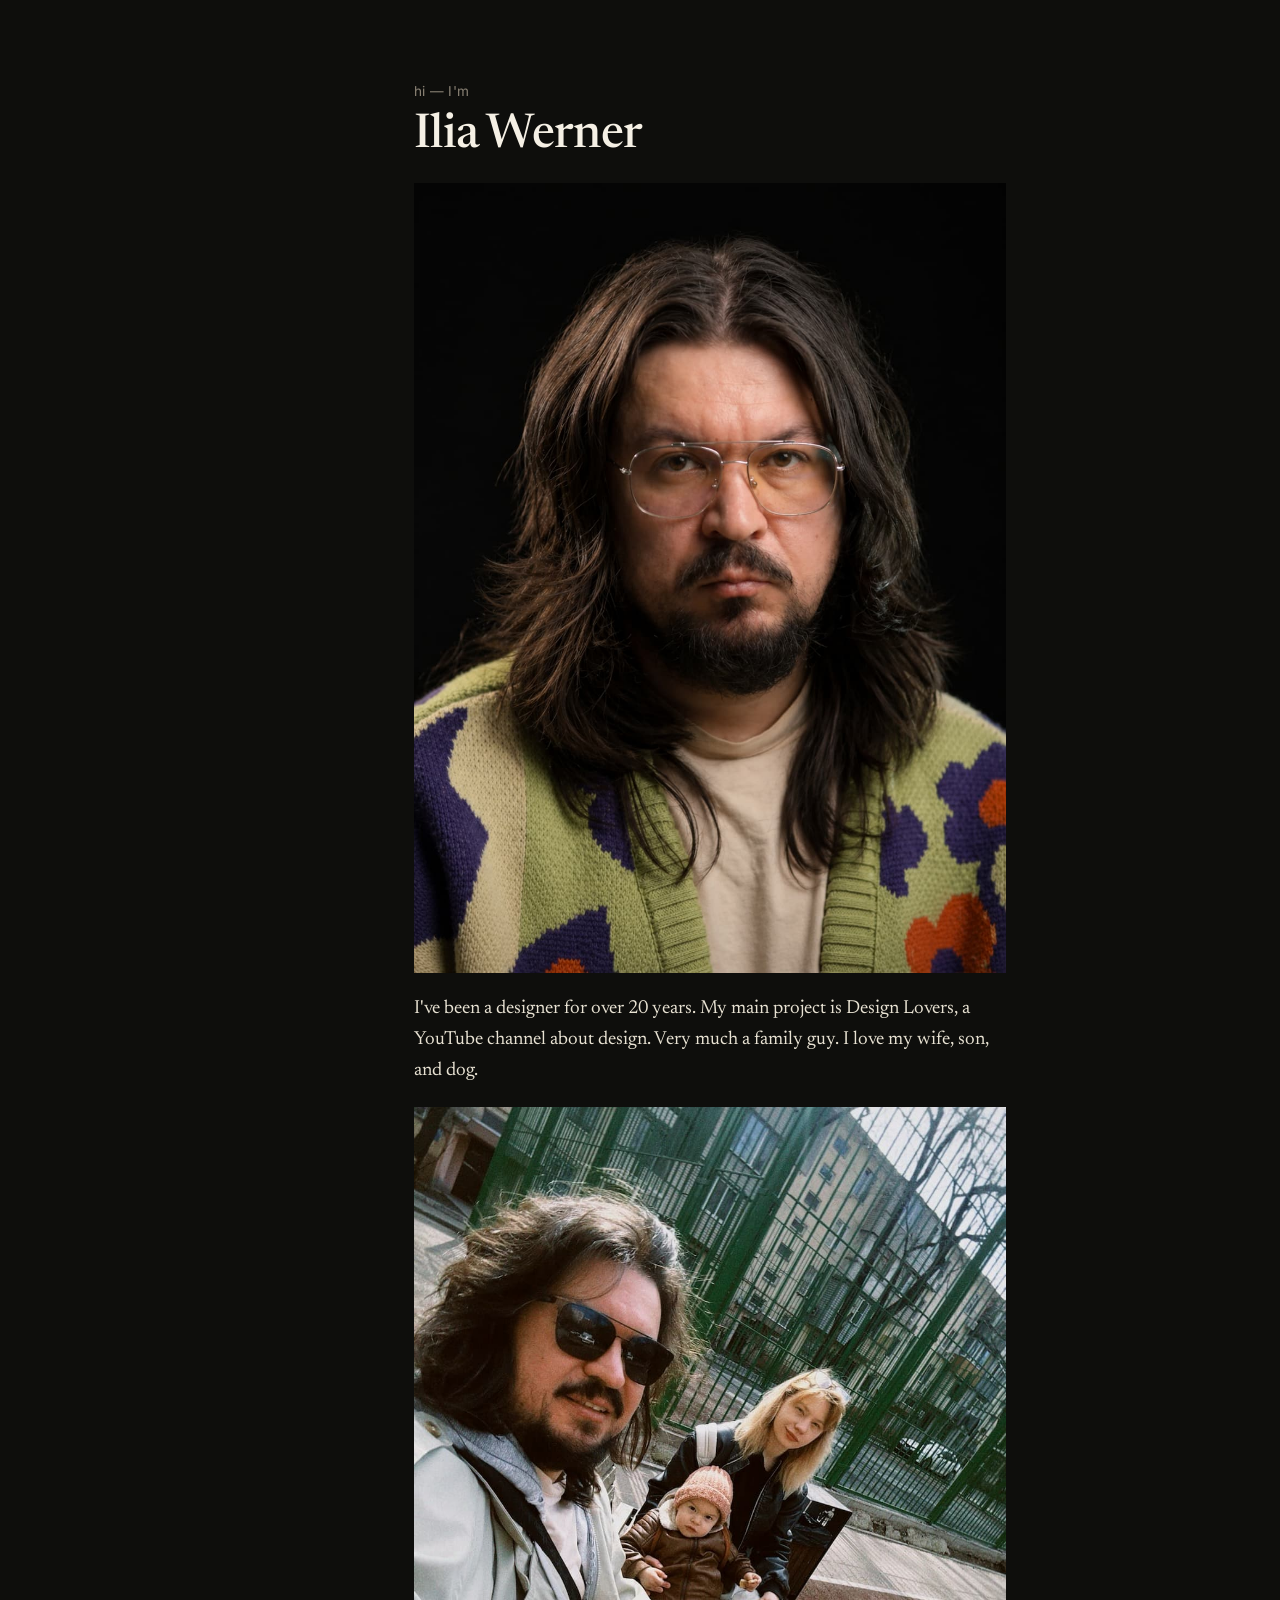
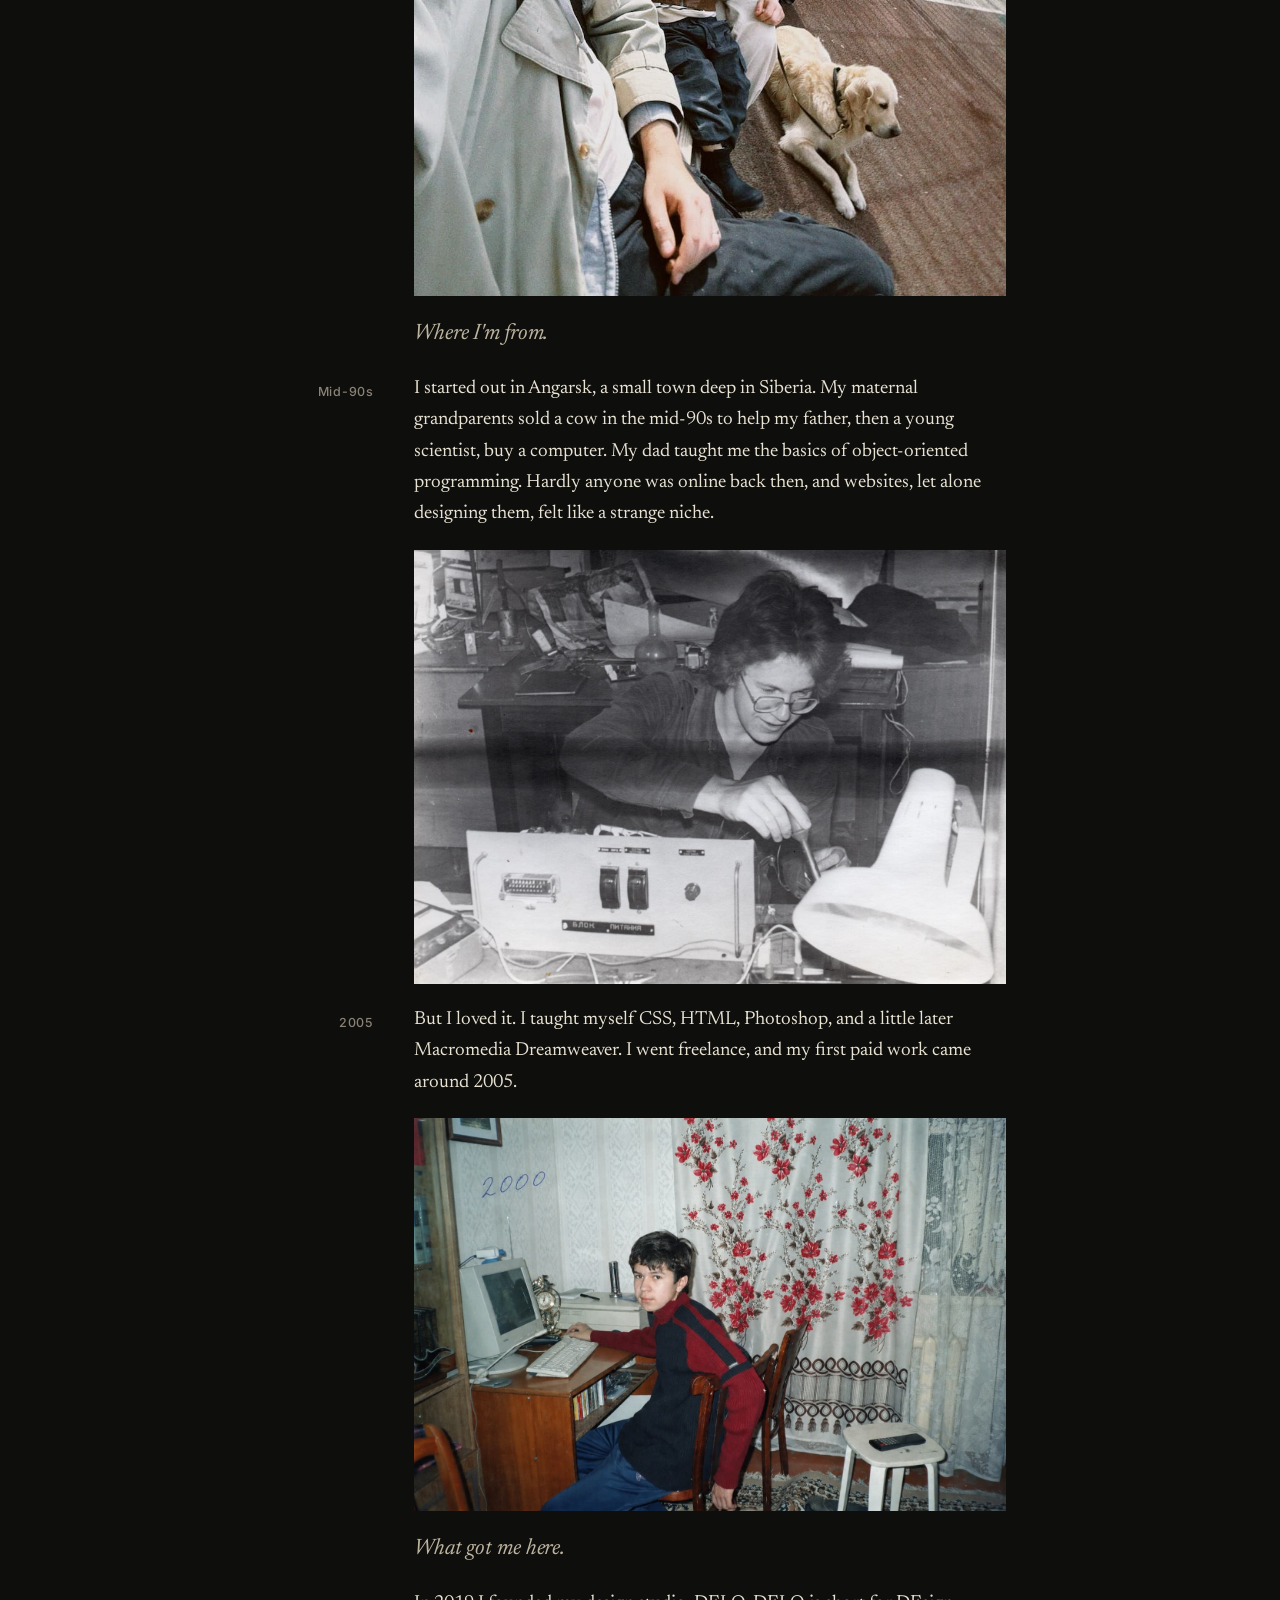
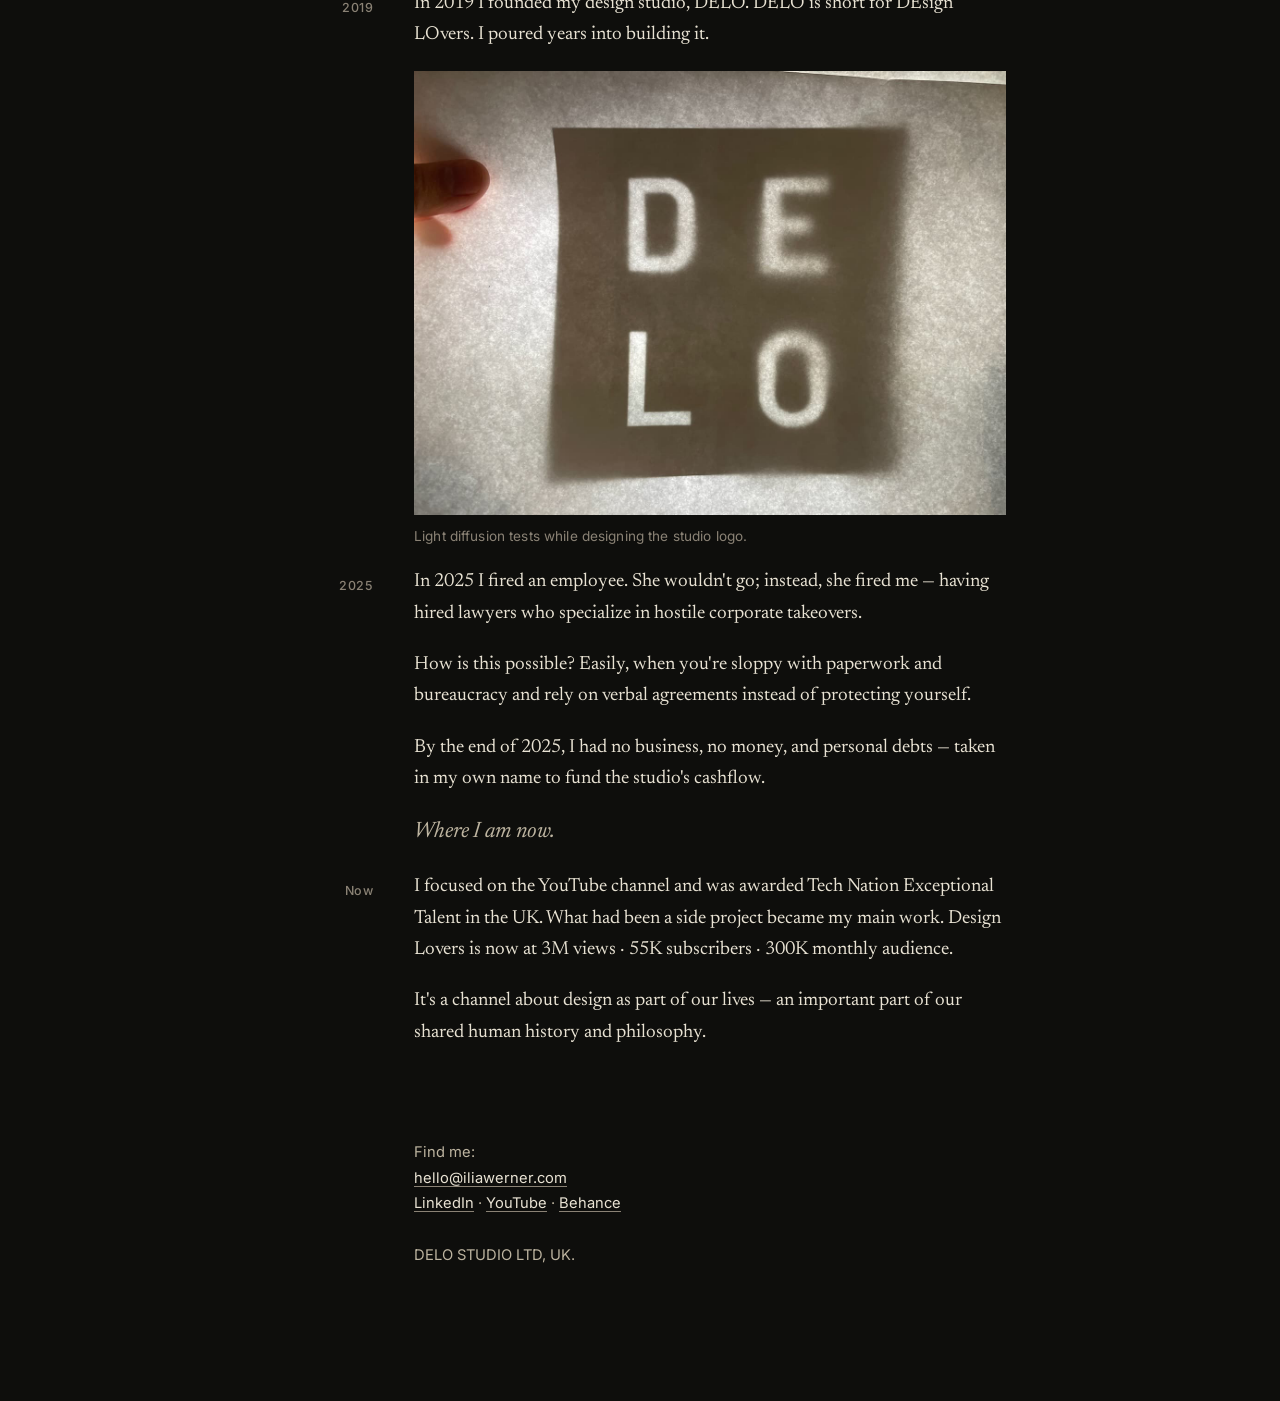
<file: index.html>
<!DOCTYPE html>
<html lang="en">
<head>
  <meta charset="UTF-8">
  <meta name="viewport" content="width=device-width, initial-scale=1.0">
  <title>Ilia Werner</title>
  <meta name="description" content="Ilia Werner — designer, creator of Design Lovers, a YouTube channel about design.">
  <meta name="theme-color" content="#0E0E0C">

  <link rel="icon" type="image/svg+xml" href="/favicon.svg">

  <!-- Google tag (gtag.js) -->
  <script async src="https://www.googletagmanager.com/gtag/js?id=G-JKMJ7J2DSZ"></script>
  <script>
    window.dataLayer = window.dataLayer || [];
    function gtag(){dataLayer.push(arguments);}
    gtag('js', new Date());
    gtag('config', 'G-JKMJ7J2DSZ');
  </script>

  <link rel="preconnect" href="https://fonts.googleapis.com">
  <link rel="preconnect" href="https://fonts.gstatic.com" crossorigin>
  <link href="https://fonts.googleapis.com/css2?family=Inter:wght@400;500&family=Newsreader:ital,opsz,wght@0,6..72,400;0,6..72,500;1,6..72,400&display=swap" rel="stylesheet">

  <style>
    :root {
      --bg: #0E0E0C;
      --text: #E8E2D3;
      --text-bright: #F5F0E5;
      --text-soft: #BDB4A0;
      --text-muted: #8A8275;
    }

    * { box-sizing: border-box; }

    html, body {
      margin: 0;
      padding: 0;
    }

    body {
      background: var(--bg);
      color: var(--text);
      font-family: 'Newsreader', Georgia, serif;
      font-size: 19px;
      line-height: 1.65;
      font-weight: 400;
      -webkit-font-smoothing: antialiased;
      -moz-osx-font-smoothing: grayscale;
    }

    .page {
      display: grid;
      grid-template-columns: 100px 1fr;
      column-gap: 2.5rem;
      max-width: 780px;
      margin: 5rem auto 7rem;
      padding: 0 1.5rem;
    }

    .page > * {
      grid-column: 2;
      margin: 0 0 1.25rem;
    }

    .pretitle {
      font-family: 'Inter', sans-serif;
      font-size: 0.85rem;
      color: var(--text-muted);
      margin: 0 0 0.5rem;
      letter-spacing: 0.02em;
      font-weight: 400;
    }

    h1 {
      font-family: 'Newsreader', serif;
      font-weight: 500;
      font-size: 3rem;
      color: var(--text-bright);
      margin: 0 0 1.5rem;
      letter-spacing: -0.015em;
      line-height: 1.1;
    }

    h2 {
      font-family: 'Newsreader', serif;
      font-style: italic;
      font-weight: 400;
      font-size: 1.4rem;
      color: var(--text-soft);
      margin: 3.25rem 0 1rem;
      letter-spacing: -0.005em;
    }

    p {
      margin: 0 0 1.25rem;
    }

    figure {
      margin: 2rem 0;
    }

    figure img {
      display: block;
      width: 100%;
      height: auto;
    }

    figcaption {
      font-family: 'Inter', sans-serif;
      font-size: 0.85rem;
      color: var(--text-muted);
      margin-top: 0.7rem;
      letter-spacing: 0.01em;
      line-height: 1.5;
    }

    .year {
      grid-column: 1;
      text-align: right;
      font-family: 'Inter', sans-serif;
      font-size: 0.78rem;
      color: var(--text-muted);
      padding-top: 0.6rem;
      letter-spacing: 0.06em;
      font-weight: 500;
      margin: 0 0 1.25rem;
    }

    a {
      color: var(--text);
      text-decoration: underline;
      text-decoration-color: var(--text-muted);
      text-underline-offset: 3px;
      transition: text-decoration-color 0.2s ease;
    }

    a:hover {
      text-decoration-color: var(--text);
    }

    .signature {
      margin-top: 4.5rem;
      font-family: 'Inter', sans-serif;
      font-size: 0.92rem;
      color: var(--text-soft);
      line-height: 1.75;
    }

    .signature a {
      color: var(--text);
    }

    @media (max-width: 720px) {
      .page {
        grid-template-columns: 1fr;
        column-gap: 0;
        margin: 3rem auto 4.5rem;
        max-width: 600px;
      }

      .page > .year {
        grid-column: 1;
        text-align: left;
        margin: 1.75rem 0 0.5rem;
        padding-top: 0;
      }

      h1 {
        font-size: 2.4rem;
      }

      h2 {
        font-size: 1.25rem;
        margin: 2.5rem 0 0.85rem;
      }

      body {
        font-size: 18px;
      }
    }
  </style>
</head>
<body>

  <article class="page">

    <p class="pretitle">hi — I'm</p>
    <h1>Ilia Werner</h1>

    <figure>
      <img src="/public/img/ilia-closeup.jpg" alt="Portrait of Ilia Werner">
    </figure>

    <p>I've been a designer for over 20 years. My main project is Design Lovers, a YouTube channel about design. Very much a family guy. I love my wife, son, and dog.</p>

    <figure>
      <img src="/public/img/family.jpg" alt="With my wife, son, and dog">
    </figure>

    <h2>Where I'm from.</h2>

    <span class="year">Mid-90s</span>
    <p>I started out in Angarsk, a small town deep in Siberia. My maternal grandparents sold a cow in the mid-90s to help my father, then a young scientist, buy a computer. My dad taught me the basics of object-oriented programming. Hardly anyone was online back then, and websites, let alone designing them, felt like a strange niche.</p>

    <figure>
      <img src="/public/img/boris.jpg" alt="My father in his lab">
    </figure>

    <span class="year">2005</span>
    <p>But I loved it. I taught myself CSS, HTML, Photoshop, and a little later Macromedia Dreamweaver. I went freelance, and my first paid work came around 2005.</p>

    <figure>
      <img src="/public/img/ilia-2000.jpg" alt="Me at the computer, 2000">
    </figure>

    <h2>What got me here.</h2>

    <span class="year">2019</span>
    <p>In 2019 I founded my design studio, DELO. DELO is short for DEsign LOvers. I poured years into building it.</p>

    <figure>
      <img src="/public/img/physic-logo.jpg" alt="Light diffusion experiments while designing the DELO logo">
      <figcaption>Light diffusion tests while designing the studio logo.</figcaption>
    </figure>

    <span class="year">2025</span>
    <p>In 2025 I fired an employee. She wouldn't go; instead, she fired me — having hired lawyers who specialize in hostile corporate takeovers.</p>

    <p>How is this possible? Easily, when you're sloppy with paperwork and bureaucracy and rely on verbal agreements instead of protecting yourself.</p>

    <p>By the end of 2025, I had no business, no money, and personal debts — taken in my own name to fund the studio's cashflow.</p>

    <h2>Where I am now.</h2>

    <span class="year">Now</span>
    <p>I focused on the YouTube channel and was awarded Tech Nation Exceptional Talent in the UK. What had been a side project became my main work. Design Lovers is now at 3M views · 55K subscribers · 300K monthly audience.</p>

    <p>It's a channel about design as part of our lives — an important part of our shared human history and philosophy.</p>

    <p class="signature">
      Find me:<br>
      <a href="mailto:hello@iliawerner.com">hello@iliawerner.com</a><br>
      <a href="https://www.linkedin.com/in/ilia-werner/">LinkedIn</a> · <a href="https://www.youtube.com/@design_lovers">YouTube</a> · <a href="https://www.behance.net/ilia-kuznetsov">Behance</a>
      <br><br>
      DELO STUDIO LTD, UK.
    </p>

  </article>

</body>
</html>
</file>
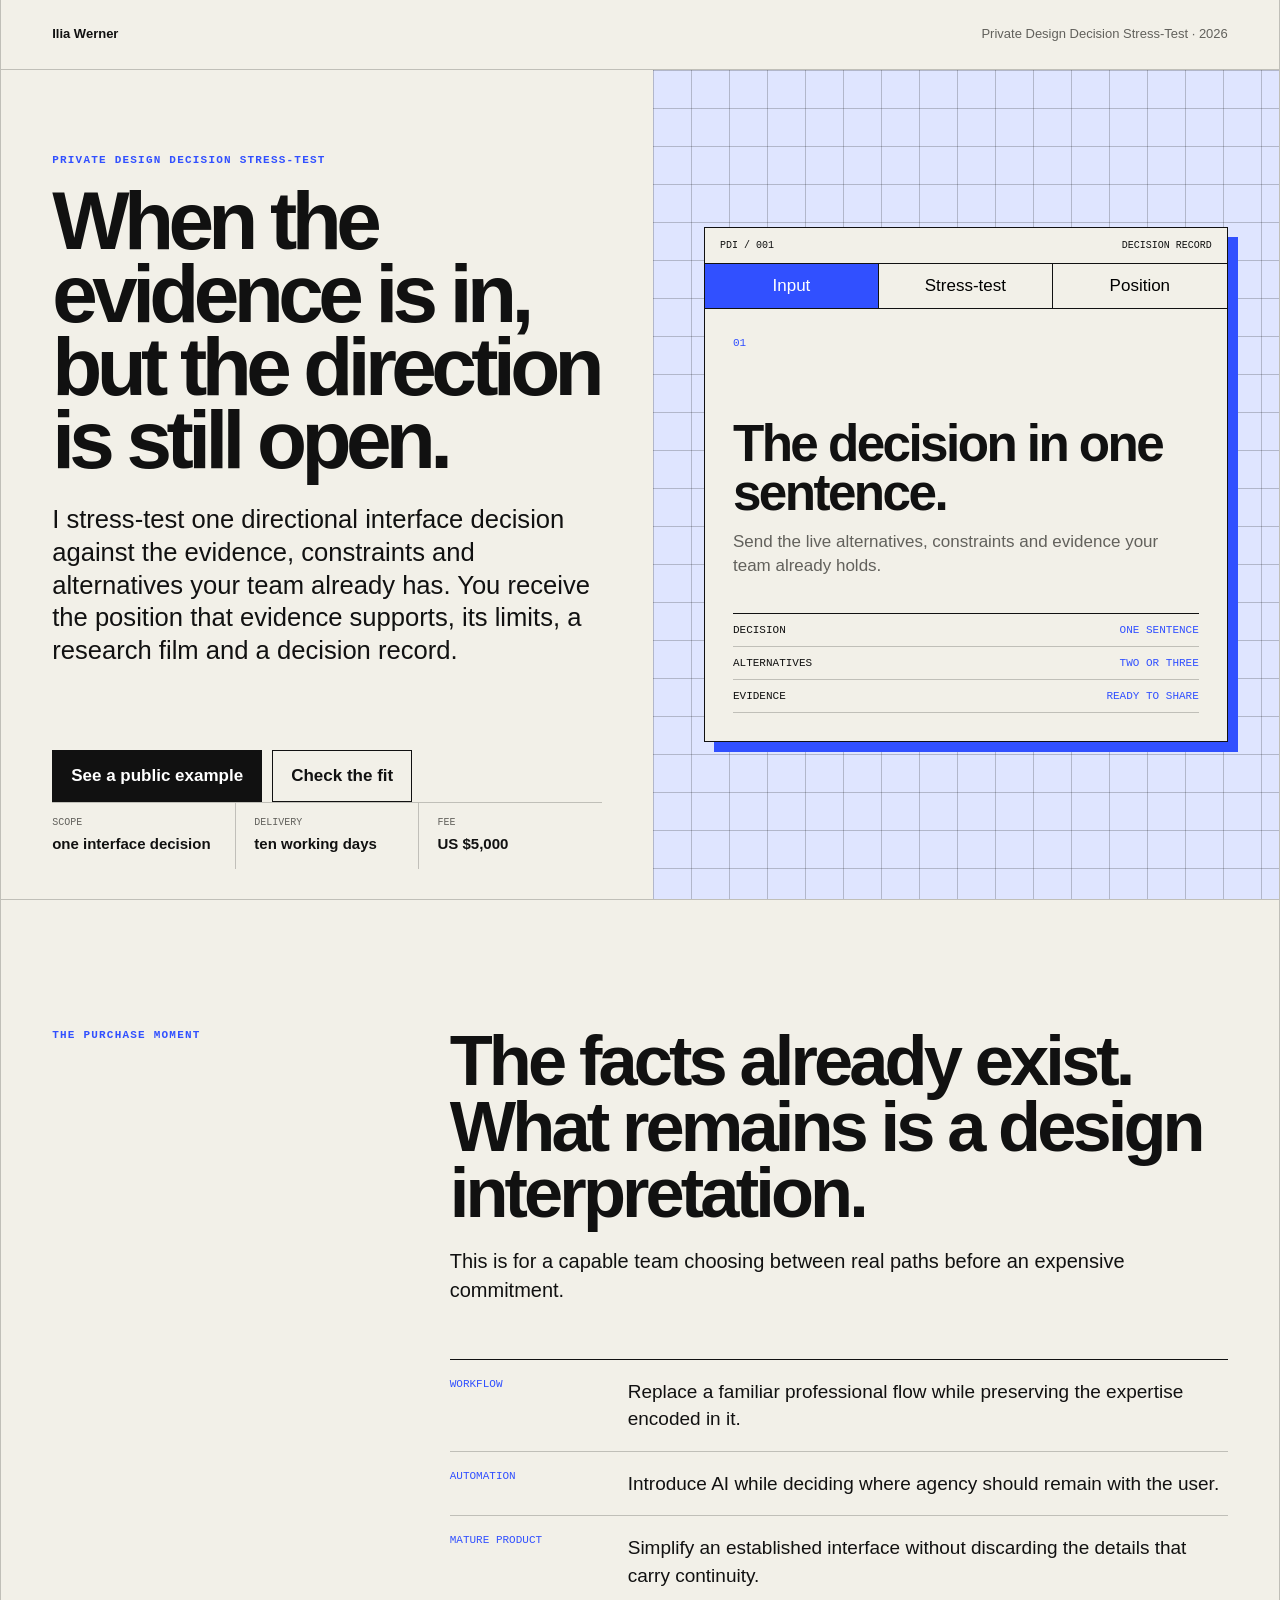
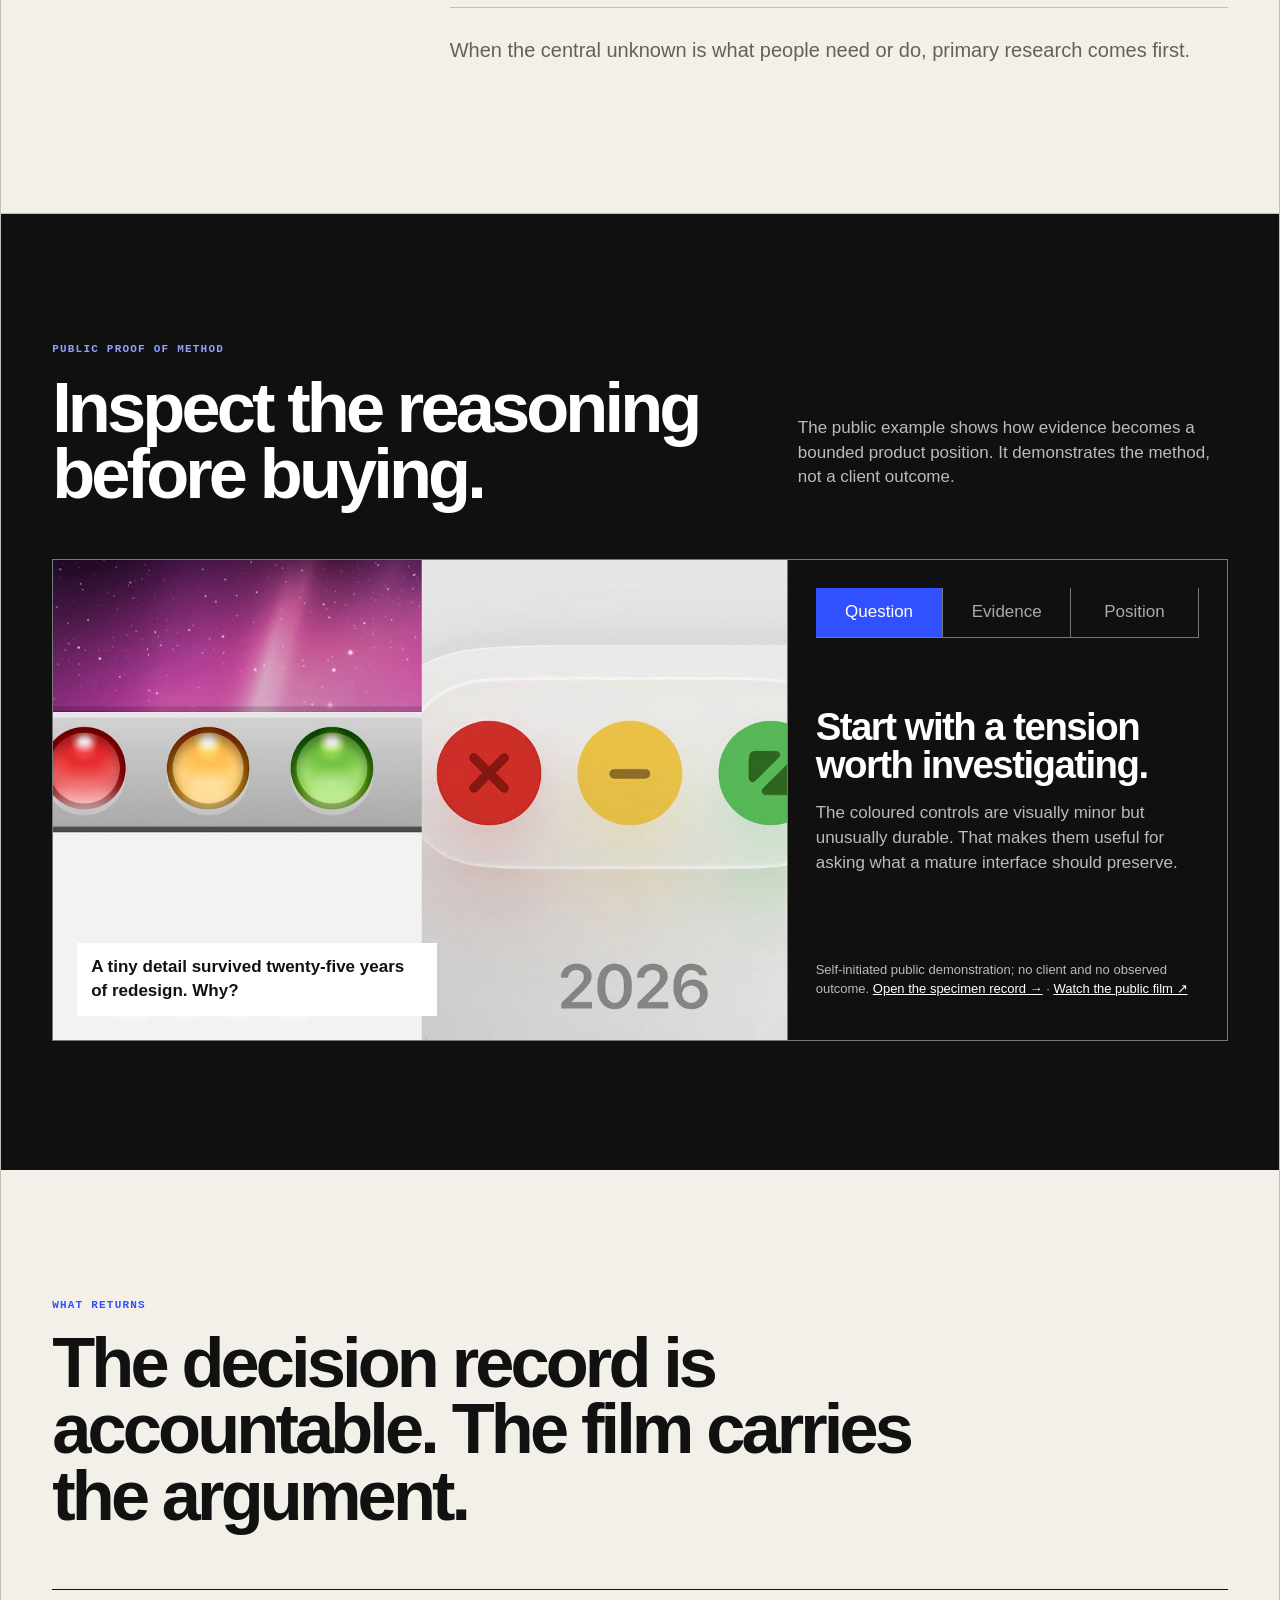
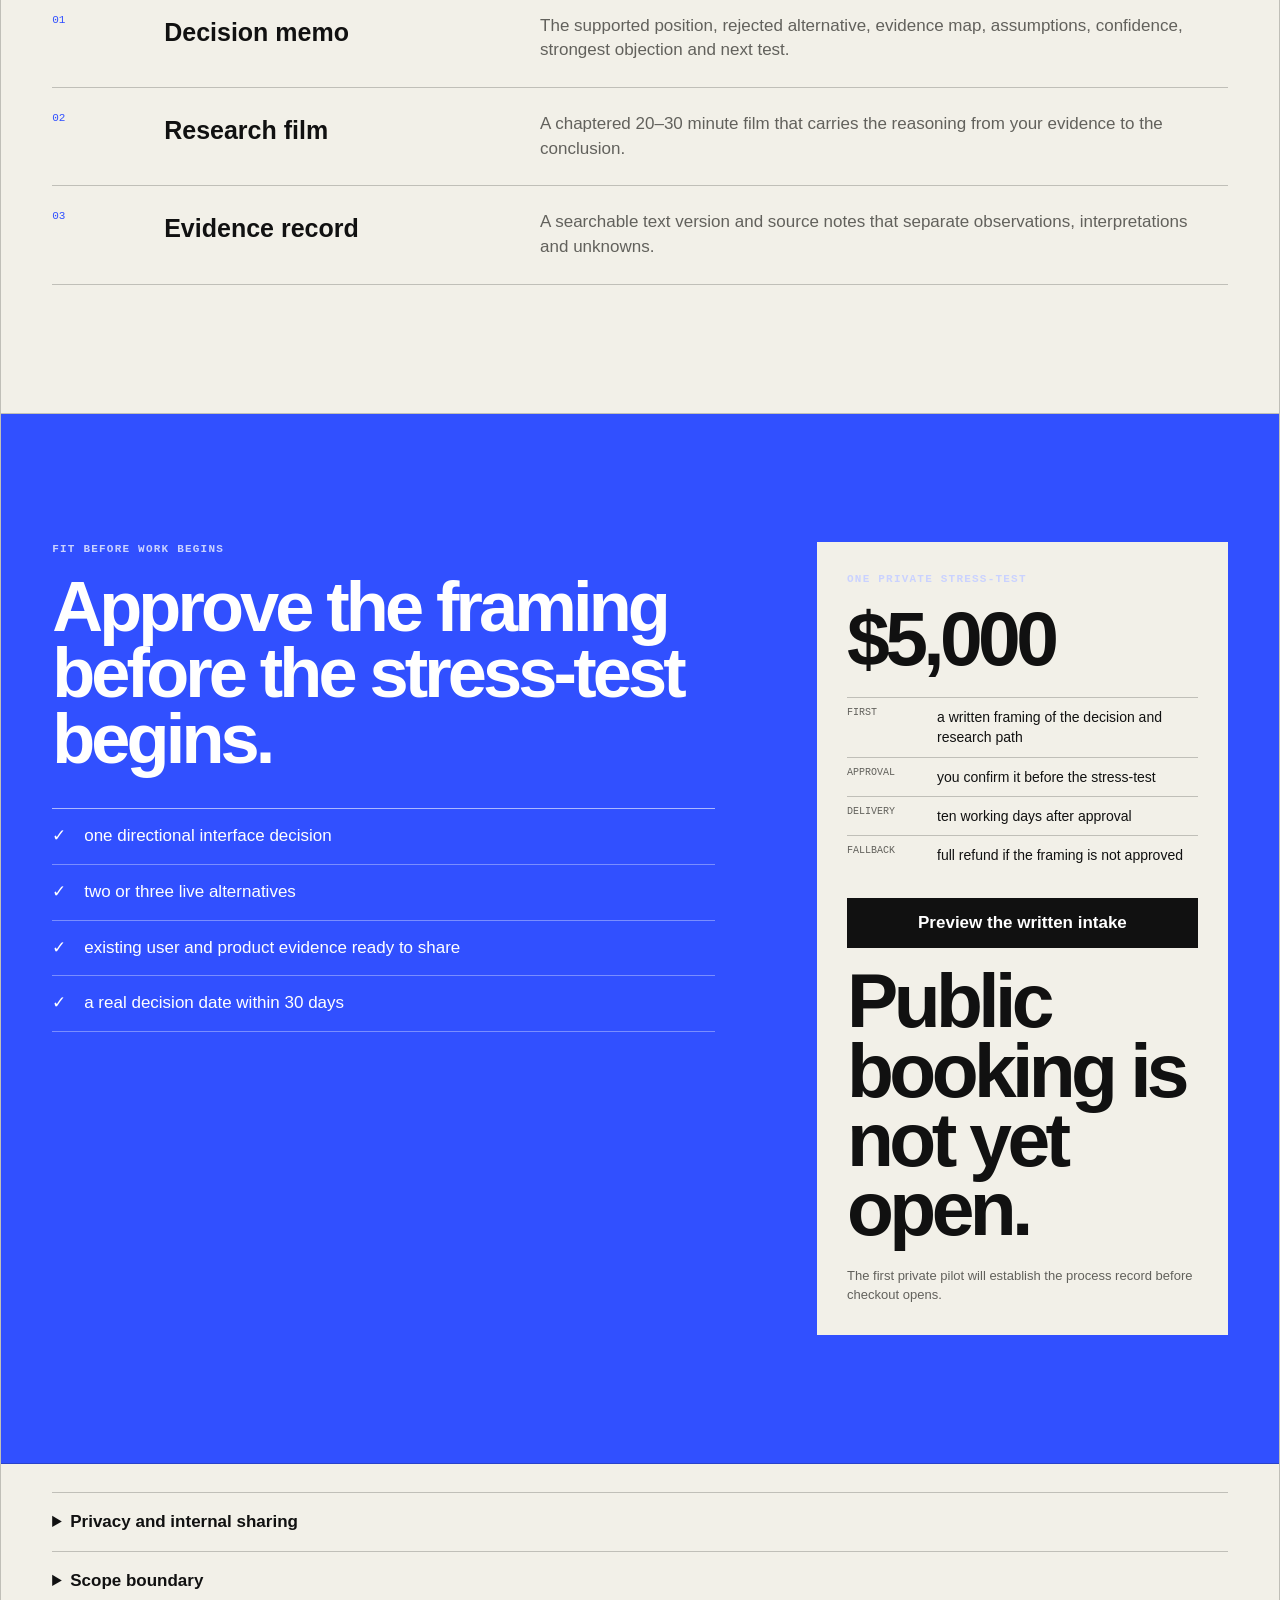
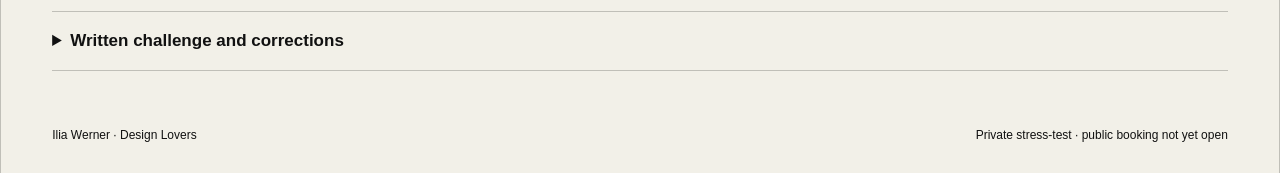
<file: public/review/index.html>
<!doctype html>
<html lang="en">
<head>
<meta charset="utf-8">
<meta name="viewport" content="width=device-width,initial-scale=1">
<meta name="color-scheme" content="light">
<title>Private Design Decision Stress-Test — Ilia Werner</title>
<meta name="description" content="A private, asynchronous stress-test of one directional interface decision, based on the evidence, constraints and alternatives your team already has.">
<meta name="author" content="Ilia Werner">
<meta name="theme-color" content="#f2f0e8">
<link rel="canonical" href="https://www.iliawerner.com/review/">
<link rel="icon" type="image/svg+xml" href="/favicon.svg">
<meta property="og:type" content="website">
<meta property="og:site_name" content="Ilia Werner">
<meta property="og:url" content="https://www.iliawerner.com/review/">
<meta property="og:title" content="Private Design Decision Stress-Test — Ilia Werner">
<meta property="og:description" content="Stress-test one directional interface decision before the expensive commitment.">
<meta property="og:image" content="https://www.iliawerner.com/review/apple-three-buttons-thumbnail.jpg">
<meta property="og:image:width" content="1280">
<meta property="og:image:height" content="720">
<meta property="og:image:alt" content="Mac window controls in 2001 and 2026.">
<meta property="og:locale" content="en_GB">
<meta name="twitter:card" content="summary_large_image">
<meta name="twitter:title" content="Private Design Decision Stress-Test — Ilia Werner">
<meta name="twitter:description" content="Stress-test one directional interface decision before the expensive commitment.">
<meta name="twitter:image" content="https://www.iliawerner.com/review/apple-three-buttons-thumbnail.jpg">
<script type="application/ld+json">
{
  "@context": "https://schema.org",
  "@type": "Service",
  "name": "Private Design Decision Stress-Test",
  "provider": {
    "@type": "Person",
    "name": "Ilia Werner",
    "url": "https://www.iliawerner.com/"
  },
  "url": "https://www.iliawerner.com/review/",
  "description": "A private, asynchronous stress-test of one directional interface decision based on evidence and alternatives already held by the team."
}
</script>
<script async src="https://www.googletagmanager.com/gtag/js?id=G-JKMJ7J2DSZ"></script>
<script>
window.dataLayer = window.dataLayer || [];
function gtag(){dataLayer.push(arguments);}
gtag('js', new Date());
gtag('config', 'G-JKMJ7J2DSZ');
</script>
<style>
:root{--paper:#f2f0e8;--ink:#111;--blue:#3150ff;--pale:#dfe5ff;--line:rgba(17,17,17,.22);--muted:#62615c;--g:clamp(20px,4vw,58px)}
*{box-sizing:border-box}html{scroll-behavior:smooth}body{margin:0;background:var(--paper);color:var(--ink);font:17px/1.45 Arial,Helvetica,sans-serif}button,a{font:inherit}a:focus-visible,button:focus-visible{outline:3px solid #ff5c35;outline-offset:4px}.skip-link{position:fixed;left:8px;top:8px;z-index:20;padding:10px 14px;color:#fff;background:var(--ink);transform:translateY(-160%)}.skip-link:focus{transform:none}.shell{margin:0 auto;max-width:1600px;border-inline:1px solid var(--line)}
.top{height:70px;padding:0 var(--g);display:flex;align-items:center;justify-content:space-between;border-bottom:1px solid var(--line);font-size:13px}.brand{font-weight:700}.status{color:var(--muted)}
.hero{display:grid;grid-template-columns:1.02fr .98fr;min-height:calc(100svh - 70px);border-bottom:1px solid var(--line)}.hero-copy{padding:clamp(54px,6.5vw,88px) var(--g) 30px;display:flex;flex-direction:column;justify-content:space-between;gap:46px}.kicker,.label{margin:0 0 18px;color:var(--blue);font:700 11px/1.3 ui-monospace,SFMono-Regular,Consolas,monospace;letter-spacing:.11em;text-transform:uppercase}h1{max-width:820px;margin:0;font-size:clamp(56px,6.4vw,96px);line-height:.89;letter-spacing:-.068em}h2{margin:0;font-size:clamp(42px,5.5vw,80px);line-height:.94;letter-spacing:-.055em}.intro{max-width:720px;margin:26px 0 0;font-size:clamp(20px,2vw,28px);line-height:1.28}.actions{display:flex;gap:10px;flex-wrap:wrap}.button{min-height:52px;padding:0 18px;display:inline-flex;align-items:center;border:1px solid var(--ink);color:#fff;background:var(--ink);text-decoration:none;font-weight:700}.button.alt{color:var(--ink);background:transparent}.meta{display:grid;grid-template-columns:repeat(3,1fr);border-top:1px solid var(--line)}.meta div{padding:14px 0}.meta div+div{padding-left:18px;border-left:1px solid var(--line)}.meta small{display:block;color:var(--muted);font:10px ui-monospace,monospace;text-transform:uppercase}.meta strong{display:block;margin-top:5px;font-size:15px}
.object-zone{padding:clamp(70px,8vw,130px) var(--g);display:grid;place-items:center;background:var(--pale);background-image:linear-gradient(var(--line) 1px,transparent 1px),linear-gradient(90deg,var(--line) 1px,transparent 1px);background-size:38px 38px}.object{width:min(100%,570px);background:var(--paper);border:1px solid var(--ink);box-shadow:10px 10px 0 var(--blue)}.object-head{padding:12px 15px;display:flex;justify-content:space-between;border-bottom:1px solid var(--ink);font:10px ui-monospace,monospace;text-transform:uppercase}.tabs{display:grid;grid-template-columns:repeat(3,1fr);border-bottom:1px solid var(--ink)}.tab{min-height:44px;border:0;border-right:1px solid var(--ink);background:transparent;cursor:pointer}.tab:last-child{border:0}.tab[aria-selected=true]{color:#fff;background:var(--blue)}.object-body{padding:28px}.index{display:block;color:var(--blue);font:11px ui-monospace,monospace}.object-body h3{margin:70px 0 12px;font-size:clamp(32px,4vw,58px);line-height:.96;letter-spacing:-.05em}.object-body p{max-width:470px;margin:0;color:var(--muted)}.rows{margin-top:34px;border-top:1px solid var(--ink)}.row{padding:10px 0;display:flex;justify-content:space-between;gap:20px;border-bottom:1px solid var(--line);font:11px ui-monospace,monospace;text-transform:uppercase}.row span:last-child{color:var(--blue);text-align:right}
.section{padding:clamp(78px,10vw,145px) var(--g);border-bottom:1px solid var(--line)}.split{display:grid;grid-template-columns:minmax(220px,.55fr) 1.45fr;gap:clamp(42px,8vw,120px)}.copy{max-width:820px}.copy>p{font-size:20px}.situations{margin-top:54px;border-top:1px solid var(--ink)}.situation{padding:18px 0;display:grid;grid-template-columns:150px 1fr;gap:28px;border-bottom:1px solid var(--line)}.situation strong{color:var(--blue);font:11px ui-monospace,monospace;text-transform:uppercase}.situation p{margin:0;font-size:19px}.boundary{margin-top:28px;color:var(--muted)}
.proof{color:#fff;background:#101010}.proof .label{color:#90a0ff}.proof-head{display:flex;justify-content:space-between;gap:40px;align-items:end;margin-bottom:52px}.proof-head h2{max-width:850px}.proof-head p{max-width:430px;color:#bbb}.sample{display:grid;grid-template-columns:1.25fr .75fr;border:1px solid #777}.media{min-height:480px;position:relative;overflow:hidden;background:#222}.media img{width:100%;height:100%;object-fit:cover;display:block;filter:saturate(.9) contrast(1.05)}.marker{position:absolute;left:24px;bottom:24px;max-width:360px;padding:12px 14px;color:#111;background:#fff;font-weight:700}.sample-copy{padding:28px;display:flex;flex-direction:column;justify-content:space-between;border-left:1px solid #777}.proof-tabs{display:flex;border-bottom:1px solid #777}.proof-tab{flex:1;padding:12px 6px;border:0;border-right:1px solid #777;color:#aaa;background:transparent;cursor:pointer}.proof-tab[aria-selected=true]{color:#fff;background:var(--blue)}.sample-copy h3{margin:70px 0 14px;font-size:clamp(30px,3vw,48px);line-height:1;letter-spacing:-.04em}.sample-copy p{color:#bbb}.sample-note{margin-top:24px!important;font-size:13px}.sample-note a{color:#fff}
.return-head{max-width:940px}.return-list{margin-top:60px;border-top:1px solid var(--ink)}.return-row{padding:24px 0;display:grid;grid-template-columns:80px .5fr 1fr;gap:32px;border-bottom:1px solid var(--line)}.num{color:var(--blue);font:11px ui-monospace,monospace}.return-row h3,.return-row p{margin:0}.return-row h3{font-size:25px}.return-row p{max-width:650px;color:var(--muted)}
.offer{color:#fff;background:var(--blue)}.offer .label{color:#cad2ff}.offer-grid{display:grid;grid-template-columns:1fr minmax(320px,.62fr);gap:clamp(50px,8vw,120px)}.conditions{margin-top:36px;border-top:1px solid rgba(255,255,255,.6)}.condition{padding:15px 0;display:grid;grid-template-columns:32px 1fr;border-bottom:1px solid rgba(255,255,255,.35)}.price-card{padding:30px;color:var(--ink);background:var(--paper);align-self:start}.price-card strong{display:block;margin:12px 0 24px;font-size:clamp(56px,6vw,84px);line-height:.9;letter-spacing:-.06em}.price-card dl{margin:0 0 24px}.price-card dl div{padding:9px 0;display:grid;grid-template-columns:90px 1fr;border-top:1px solid var(--line)}.price-card dt{color:var(--muted);font:10px ui-monospace,monospace;text-transform:uppercase}.price-card dd{margin:0;font-size:14px}.preview{width:100%;min-height:50px;border:1px solid var(--ink);color:#fff;background:var(--ink);cursor:pointer;font-weight:700}.booking-note{margin:18px 0 0;color:var(--muted);font-size:13px}.booking-note strong{color:var(--ink)}
.terms{padding:28px var(--g)}details{border-top:1px solid var(--line)}details:last-child{border-bottom:1px solid var(--line)}summary{padding:17px 0;cursor:pointer;font-weight:700}details p{max-width:850px;margin:0 0 18px;color:var(--muted)}footer{padding:28px var(--g);display:flex;justify-content:space-between;gap:20px;font-size:12px}
dialog{width:min(680px,calc(100% - 32px));padding:0;border:1px solid var(--ink);background:var(--paper)}dialog::backdrop{background:rgba(0,0,0,.55)}.dialog-head{padding:18px;display:flex;justify-content:space-between;border-bottom:1px solid var(--ink)}.close{border:0;background:none;cursor:pointer}.dialog-body{padding:24px}.dialog-body ol{padding-left:22px}.dialog-body li{margin:13px 0}
@media(max-width:900px){.hero{grid-template-columns:1fr}.hero-copy{min-height:auto;gap:56px}.object-zone{min-height:700px}.split{grid-template-columns:1fr}.sample{grid-template-columns:1fr}.sample-copy{border-left:0;border-top:1px solid #777}.offer-grid{grid-template-columns:1fr}.price-card{max-width:570px}}
@media(max-width:600px){.top{height:60px}.status{display:none}.hero{min-height:0}.hero-copy{padding-top:64px}.actions{gap:8px;flex-wrap:nowrap}.button{padding-inline:13px;font-size:15px;white-space:nowrap}.object-zone{min-height:570px}.object-body h3{margin-top:48px}.meta{grid-template-columns:repeat(3,1fr)}.meta div{padding:12px 4px}.meta div+div{padding-left:8px;border-left:1px solid var(--line)}.meta strong{font-size:12px;line-height:1.25}h1{font-size:clamp(50px,16vw,72px)}.section{padding-block:72px}.proof-head{display:block}.sample .media{min-height:280px}.proof-tabs{display:grid;grid-template-columns:1fr}.proof-tab{border-right:0;border-bottom:1px solid #777}.return-row{grid-template-columns:48px 1fr}.return-row p{grid-column:2}.situation{grid-template-columns:1fr;gap:6px}footer{flex-direction:column}}
@media(prefers-reduced-motion:reduce){html{scroll-behavior:auto}}
</style>
</head>
<body>
<a class="skip-link" href="#overview">Skip to the offer</a>
<div class="shell">
<header class="top"><span class="brand">Ilia Werner</span><span class="status">Private Design Decision Stress-Test · 2026</span></header>
<main>
<section class="hero" id="overview" aria-labelledby="hero-title">
  <div class="hero-copy">
    <div><p class="kicker">Private Design Decision Stress-Test</p><h1 id="hero-title">When the evidence is in, but the direction is still open.</h1><p class="intro">I stress-test one directional interface decision against the evidence, constraints and alternatives your team already has. You receive the position that evidence supports, its limits, a research film and a decision record.</p></div>
    <div><div class="actions"><a class="button" href="#sample" data-event="review_sample_click">See a public example</a><a class="button alt" href="#fit" data-event="review_fit_click">Check the fit</a></div><div class="meta"><div><small>Scope</small><strong>one interface decision</strong></div><div><small>Delivery</small><strong>ten working days</strong></div><div><small>Fee</small><strong>US $5,000</strong></div></div></div>
  </div>
  <div class="object-zone"><article class="object"><div class="object-head"><span>PDI / 001</span><span>Decision record</span></div><div class="tabs" role="tablist" aria-label="Decision stress-test stages"><button class="tab" role="tab" aria-selected="true" data-state="input">Input</button><button class="tab" role="tab" aria-selected="false" data-state="investigation">Stress-test</button><button class="tab" role="tab" aria-selected="false" data-state="position">Position</button></div><div class="object-body" aria-live="polite"><span class="index" id="object-index">01</span><h3 id="object-title">The decision in one sentence.</h3><p id="object-text">Send the live alternatives, constraints and evidence your team already holds.</p><div class="rows" id="object-rows"><div class="row"><span>Decision</span><span>one sentence</span></div><div class="row"><span>Alternatives</span><span>two or three</span></div><div class="row"><span>Evidence</span><span>ready to share</span></div></div></div></article></div>
</section>
<section class="section" id="fit"><div class="split"><p class="label">The purchase moment</p><div class="copy"><h2>The facts already exist. What remains is a design interpretation.</h2><p>This is for a capable team choosing between real paths before an expensive commitment.</p><div class="situations"><div class="situation"><strong>Workflow</strong><p>Replace a familiar professional flow while preserving the expertise encoded in it.</p></div><div class="situation"><strong>Automation</strong><p>Introduce AI while deciding where agency should remain with the user.</p></div><div class="situation"><strong>Mature product</strong><p>Simplify an established interface without discarding the details that carry continuity.</p></div></div><p class="boundary">When the central unknown is what people need or do, primary research comes first.</p></div></div></section>
<section class="section proof" id="sample"><div class="proof-head"><div><p class="label">Public proof of method</p><h2>Inspect the reasoning before buying.</h2></div><p>The public example shows how evidence becomes a bounded product position. It demonstrates the method, not a client outcome.</p></div><article class="sample"><div class="media"><img src="apple-three-buttons-thumbnail.jpg" alt="Mac window controls in 2001 and 2026" width="1280" height="720"><div class="marker" id="proof-marker">A tiny detail survived twenty-five years of redesign. Why?</div></div><div class="sample-copy"><div><div class="proof-tabs" role="tablist" aria-label="Public example stages"><button class="proof-tab" role="tab" aria-selected="true" data-proof="question">Question</button><button class="proof-tab" role="tab" aria-selected="false" data-proof="evidence">Evidence</button><button class="proof-tab" role="tab" aria-selected="false" data-proof="position">Position</button></div><h3 id="proof-title">Start with a tension worth investigating.</h3><p id="proof-text">The coloured controls are visually minor but unusually durable. That makes them useful for asking what a mature interface should preserve.</p></div><p class="sample-note">Self-initiated public demonstration; no client and no observed outcome. <a href="specimen/">Open the specimen record →</a> · <a href="https://www.youtube.com/watch?v=z1ZrserYjZo" target="_blank" rel="noopener noreferrer" data-event="review_film_click">Watch the public film ↗</a></p></div></article></section>
<section class="section" id="return"><div class="return-head"><p class="label">What returns</p><h2>The decision record is accountable. The film carries the argument.</h2></div><div class="return-list"><article class="return-row"><span class="num">01</span><h3>Decision memo</h3><p>The supported position, rejected alternative, evidence map, assumptions, confidence, strongest objection and next test.</p></article><article class="return-row"><span class="num">02</span><h3>Research film</h3><p>A chaptered 20–30 minute film that carries the reasoning from your evidence to the conclusion.</p></article><article class="return-row"><span class="num">03</span><h3>Evidence record</h3><p>A searchable text version and source notes that separate observations, interpretations and unknowns.</p></article></div></section>
<section class="section offer" id="offer"><div class="offer-grid"><div><p class="label">Fit before work begins</p><h2>Approve the framing before the stress-test begins.</h2><div class="conditions"><div class="condition"><span>✓</span><span>one directional interface decision</span></div><div class="condition"><span>✓</span><span>two or three live alternatives</span></div><div class="condition"><span>✓</span><span>existing user and product evidence ready to share</span></div><div class="condition"><span>✓</span><span>a real decision date within 30 days</span></div></div></div><aside class="price-card"><p class="label">One private stress-test</p><strong>$5,000</strong><dl><div><dt>First</dt><dd>a written framing of the decision and research path</dd></div><div><dt>Approval</dt><dd>you confirm it before the stress-test</dd></div><div><dt>Delivery</dt><dd>ten working days after approval</dd></div><div><dt>Fallback</dt><dd>full refund if the framing is not approved</dd></div></dl><button class="preview" id="intake-open" type="button" data-event="review_intake_preview">Preview the written intake</button><p class="booking-note" role="status"><strong>Public booking is not yet open.</strong> The first private pilot will establish the process record before checkout opens.</p></aside></div></section>
<section class="terms"><details><summary>Privacy and internal sharing</summary><p>Your materials and finished review stay private. NDA availability and internal sharing rights are stated before payment.</p></details><details><summary>Scope boundary</summary><p>Questions whose responsible answer requires new interviews, usability testing, analytics work, legal, accessibility, business or technical validation do not fit this stress-test and are rejected during framing.</p></details><details><summary>Written challenge and corrections</summary><p>One bounded written challenge round is included within five working days of delivery. Factual mistakes are corrected. New evidence, a changed question or a new brief is a new review.</p></details></section>
</main>
<footer><span>Ilia Werner · Design Lovers</span><span>Private stress-test · public booking not yet open</span></footer>
</div>
<dialog id="intake-dialog"><div class="dialog-head"><strong>Written intake preview</strong><button class="close" type="button" aria-label="Close">×</button></div><div class="dialog-body"><p>The decision should be understandable without a meeting.</p><ol><li>State the interface decision in one sentence.</li><li>Name the two or three live alternatives.</li><li>Define the user group, operating context, decision date and practical constraint.</li><li>Attach the evidence and internal arguments already available.</li></ol><p>I return a short written framing of the decision, evidence sufficiency, evaluation criteria and planned research path. You approve it before the ten-day stress-test begins or receive a full refund.</p></div></dialog>
<script>
const states={input:{i:'01',t:'The decision in one sentence.',p:'Send the live alternatives, constraints and evidence your team already holds.',r:[['Decision','one sentence'],['Alternatives','two or three'],['Evidence','ready to share']]},investigation:{i:'02',t:'The decision stress-tested from outside.',p:'I trace the product history, compare relevant models and test the assumptions and trade-offs in each path.',r:[['Read','client evidence'],['Compare','precedents + history'],['Test','assumptions + trade-offs']]},position:{i:'03',t:'The position the evidence supports, with its limits.',p:'The conclusion names one path, what it sacrifices, its confidence, the strongest objection and the next test.',r:[['Support','one direction'],['Declare','confidence + objection'],['Return','memo + film']]}};
const tabs=[...document.querySelectorAll('.tab')],oi=document.querySelector('#object-index'),ot=document.querySelector('#object-title'),op=document.querySelector('#object-text'),orows=document.querySelector('#object-rows');
tabs.forEach(tab=>tab.addEventListener('click',()=>{const s=states[tab.dataset.state];tabs.forEach(x=>x.setAttribute('aria-selected',String(x===tab)));oi.textContent=s.i;ot.textContent=s.t;op.textContent=s.p;orows.replaceChildren(...s.r.map(([a,b])=>{const row=document.createElement('div');row.className='row';row.innerHTML=`<span>${a}</span><span>${b}</span>`;return row}))}));
const proof={question:{t:'Start with a tension worth investigating.',p:'The coloured controls are visually minor but unusually durable. That makes them useful for asking what a mature interface should preserve.',m:'A tiny detail survived twenty-five years of redesign. Why?'},evidence:{t:'Make the comparison visible.',p:'Aqua, early criticism, Windows Luna and Metro, twenty-five years of continuity and the move to iPadOS show repeated protection while the system changed.',m:'2001 → 2026: continuity was a choice.'},position:{t:'End with a supported position and a test.',p:'The historical evidence supports preserving identity-bearing cues, but does not prove user value. Modernise the mechanics and test the cue before removing it.',m:'Position: preserve the cue. Confidence: medium.'}};
const ptabs=[...document.querySelectorAll('.proof-tab')],pt=document.querySelector('#proof-title'),pp=document.querySelector('#proof-text'),pm=document.querySelector('#proof-marker');ptabs.forEach(tab=>tab.addEventListener('click',()=>{const s=proof[tab.dataset.proof];ptabs.forEach(x=>x.setAttribute('aria-selected',String(x===tab)));pt.textContent=s.t;pp.textContent=s.p;pm.textContent=s.m}));
const dialog=document.querySelector('#intake-dialog');document.querySelector('#intake-open').addEventListener('click',()=>dialog.showModal());document.querySelector('.close').addEventListener('click',()=>dialog.close());dialog.addEventListener('click',e=>{if(e.target===dialog)dialog.close()});
document.querySelectorAll('[data-event]').forEach(element=>element.addEventListener('click',()=>{if(typeof window.gtag==='function')window.gtag('event',element.dataset.event)}));
</script>
</body>
</html>
</file>
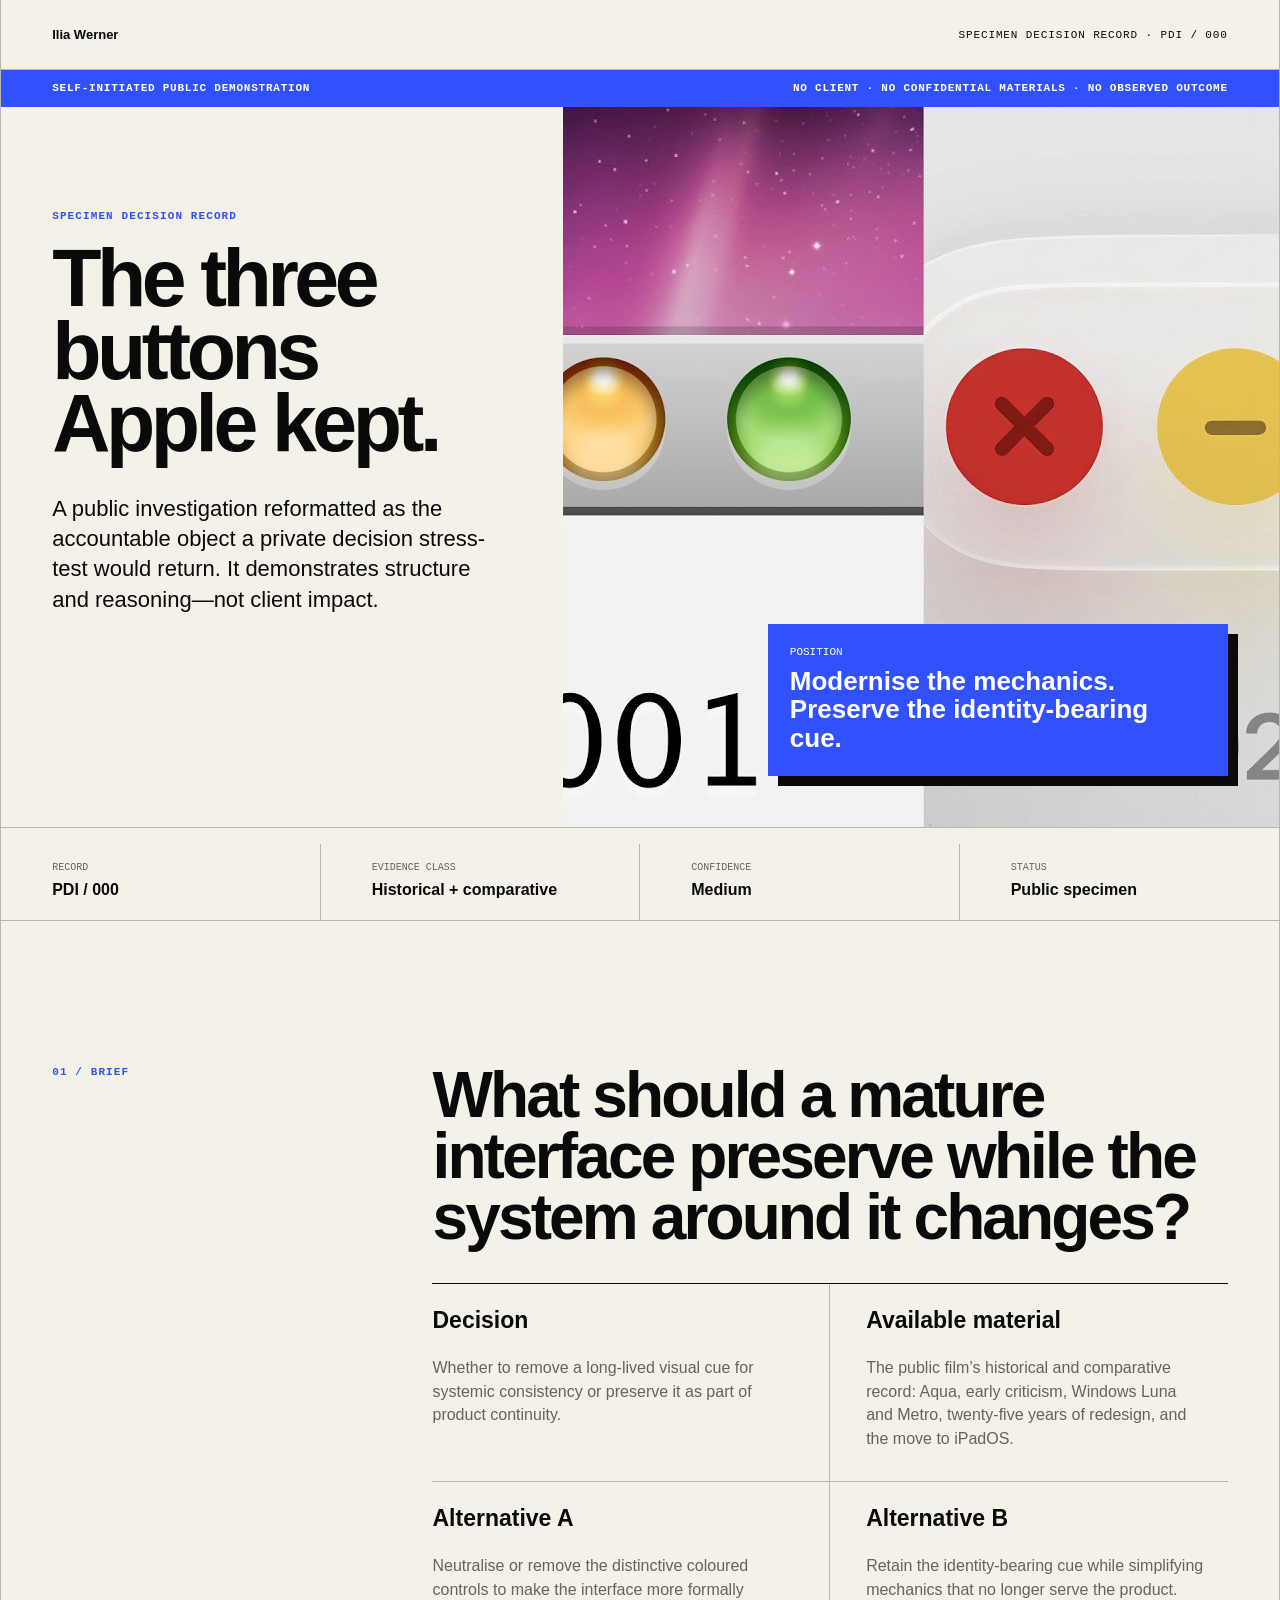
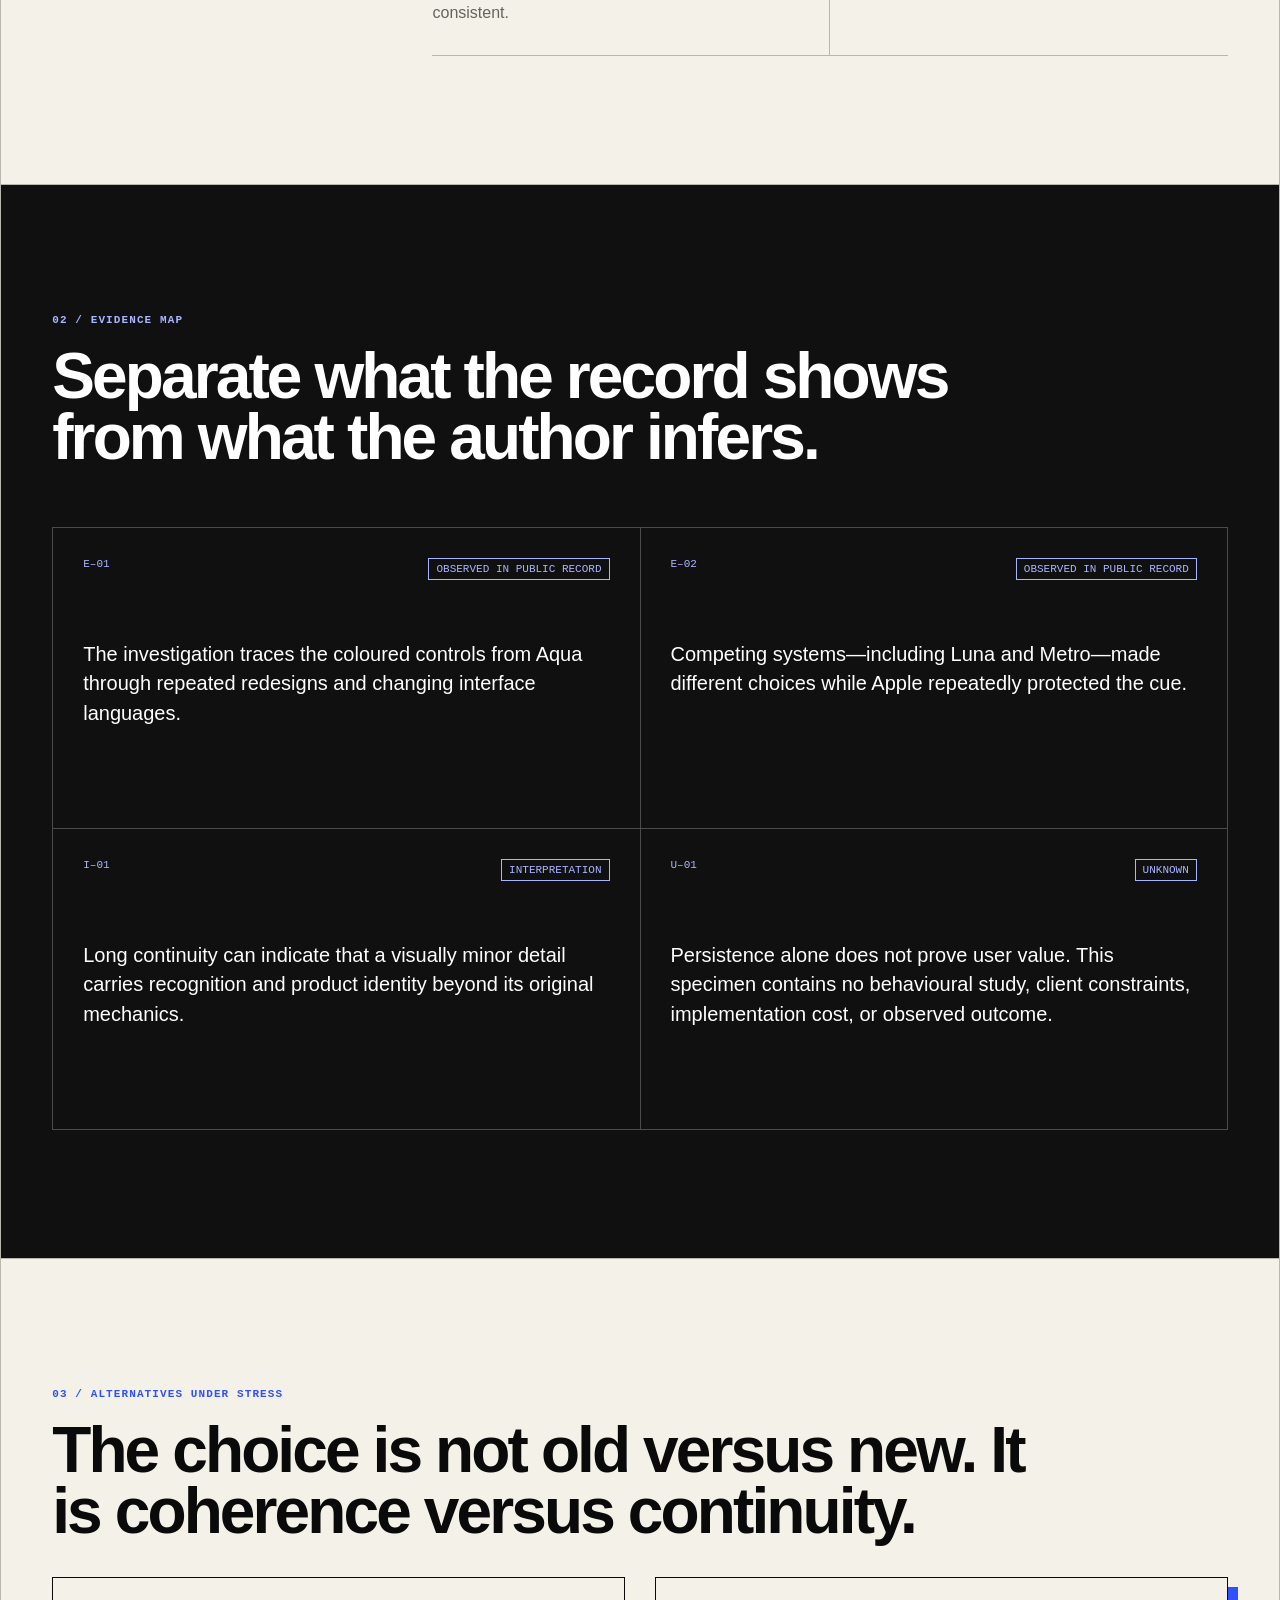
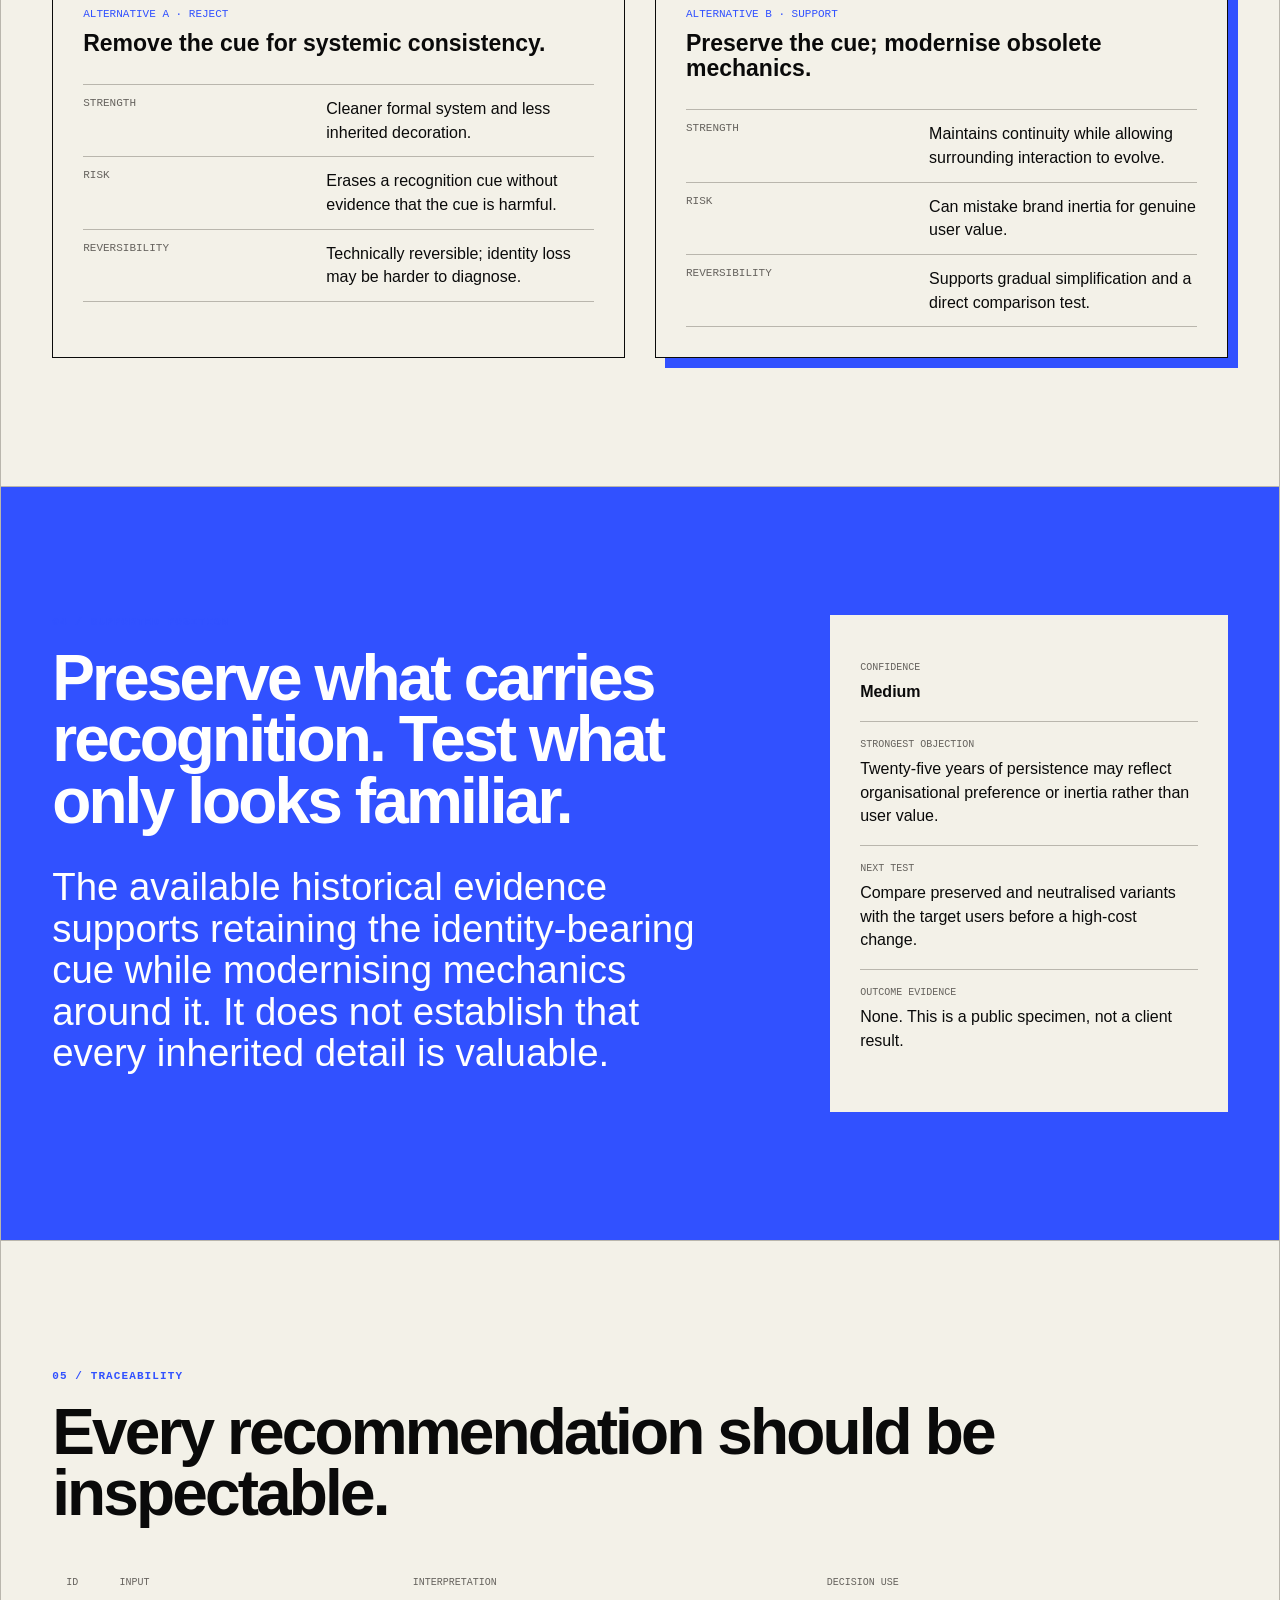
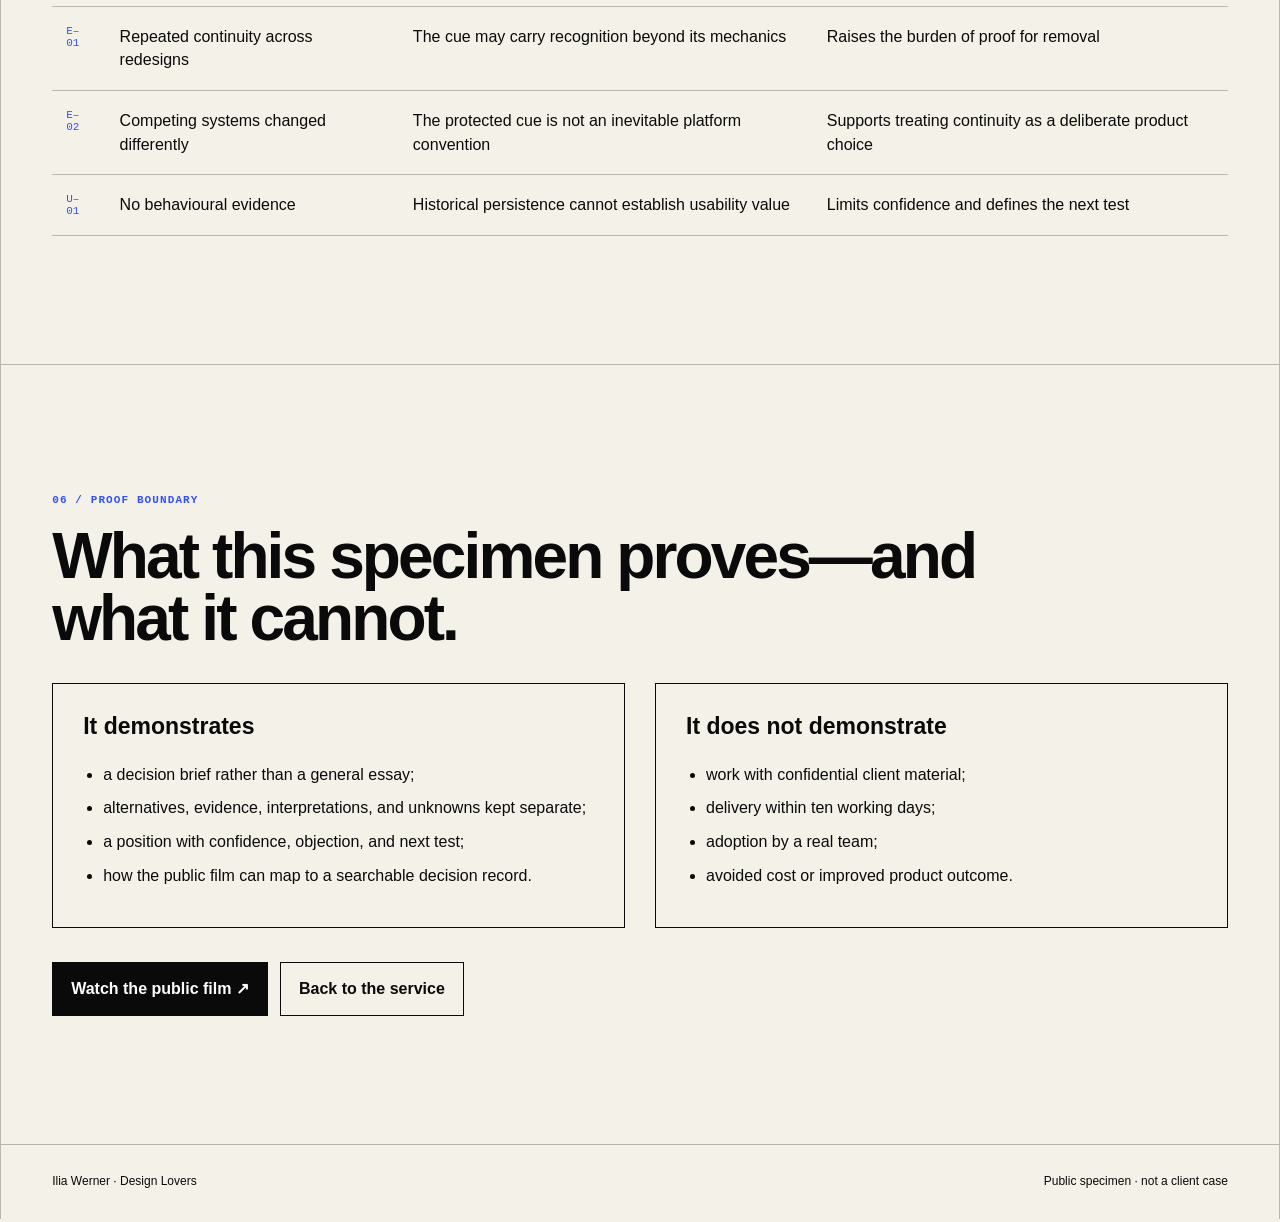
<file: public/review/specimen/index.html>
<!doctype html>
<html lang="en">
<head>
<meta charset="utf-8">
<meta name="viewport" content="width=device-width,initial-scale=1">
<title>Specimen Decision Record — Apple’s Three Buttons</title>
<meta name="description" content="A self-initiated specimen showing the decision record returned by Ilia Werner’s Private Design Decision Stress-Test.">
<meta name="author" content="Ilia Werner">
<meta name="theme-color" content="#f3f1e8">
<link rel="canonical" href="https://www.iliawerner.com/review/specimen/">
<link rel="icon" type="image/svg+xml" href="/favicon.svg">
<meta property="og:type" content="article">
<meta property="og:site_name" content="Ilia Werner">
<meta property="og:url" content="https://www.iliawerner.com/review/specimen/">
<meta property="og:title" content="Specimen Decision Record — Apple’s Three Buttons">
<meta property="og:description" content="Self-initiated public demonstration. No client, confidential material or observed outcome.">
<meta property="og:image" content="https://www.iliawerner.com/review/apple-three-buttons-thumbnail.jpg">
<meta property="og:image:width" content="1280">
<meta property="og:image:height" content="720">
<style>
:root{--paper:#f3f1e8;--ink:#0a0a0a;--blue:#3151ff;--pale:#dfe4ff;--muted:#66635e;--line:#b9b6ad;--red:#c73a32;--g:clamp(20px,4vw,58px)}
*{box-sizing:border-box}html{scroll-behavior:smooth}body{margin:0;background:var(--paper);color:var(--ink);font:16px/1.48 Arial,Helvetica,sans-serif}.skip-link{position:fixed;left:8px;top:8px;z-index:20;padding:10px 14px;color:#fff;background:var(--ink);transform:translateY(-160%)}.skip-link:focus{transform:none}.shell{max-width:1600px;margin:auto;border-inline:1px solid var(--line)}a{color:inherit}.top{height:70px;padding:0 var(--g);display:flex;align-items:center;justify-content:space-between;border-bottom:1px solid var(--line);font-size:13px}.brand{font-weight:700}.status{font:11px ui-monospace,SFMono-Regular,Consolas,monospace;text-transform:uppercase;letter-spacing:.08em}.warning{padding:11px var(--g);display:flex;justify-content:space-between;gap:18px;color:#fff;background:var(--blue);font:700 11px/1.35 ui-monospace,SFMono-Regular,Consolas,monospace;letter-spacing:.07em;text-transform:uppercase}.cover{display:grid;grid-template-columns:.88fr 1.12fr;border-bottom:1px solid var(--line)}.cover-copy{padding:clamp(64px,8vw,120px) var(--g)}.kicker,.label{margin:0 0 18px;color:var(--blue);font:700 11px/1.35 ui-monospace,SFMono-Regular,Consolas,monospace;letter-spacing:.1em;text-transform:uppercase}h1,h2,h3,p{margin-top:0}h1{max-width:720px;margin-bottom:34px;font-size:clamp(54px,6.3vw,94px);line-height:.9;letter-spacing:-.055em}h2{max-width:980px;margin-bottom:34px;font-size:clamp(40px,5vw,76px);line-height:.96;letter-spacing:-.045em}h3{font-size:23px;line-height:1.1}.lede{max-width:670px;font-size:22px;line-height:1.38}.cover-media{position:relative;min-height:720px;overflow:hidden;background:#111}.cover-media img{width:100%;height:100%;object-fit:cover;filter:saturate(.82) contrast(1.05)}.verdict-stamp{position:absolute;right:var(--g);bottom:var(--g);max-width:460px;padding:22px;color:#fff;background:var(--blue);box-shadow:10px 10px 0 var(--ink)}.verdict-stamp small{display:block;margin-bottom:10px;font:11px ui-monospace,monospace;text-transform:uppercase}.verdict-stamp strong{font-size:26px;line-height:1.05}.meta{display:grid;grid-template-columns:repeat(4,1fr);border-bottom:1px solid var(--line)}.meta div{padding:18px var(--g);border-right:1px solid var(--line)}.meta div:last-child{border:0}.meta dt{margin-bottom:5px;color:var(--muted);font:10px ui-monospace,monospace;text-transform:uppercase}.meta dd{margin:0;font-weight:700}.section{padding:clamp(82px,10vw,150px) var(--g);border-bottom:1px solid var(--line)}.split{display:grid;grid-template-columns:minmax(210px,.5fr) 1.5fr;gap:clamp(46px,9vw,140px)}.brief{display:grid;grid-template-columns:repeat(2,1fr);border-top:1px solid var(--ink)}.brief article{padding:24px 24px 30px 0;border-bottom:1px solid var(--line)}.brief article:nth-child(odd){padding-right:36px;border-right:1px solid var(--line)}.brief article:nth-child(even){padding-left:36px}.brief p{margin:0;color:var(--muted)}.evidence{color:#fff;background:#101010}.evidence .label{color:#aab5ff}.evidence-grid{display:grid;grid-template-columns:repeat(2,1fr);gap:1px;margin-top:58px;background:#4b4b4b;border:1px solid #4b4b4b}.evidence-card{min-height:300px;padding:30px;background:#101010}.evidence-card .code{display:flex;justify-content:space-between;margin-bottom:60px;color:#aab5ff;font:11px ui-monospace,monospace;text-transform:uppercase}.evidence-card p{font-size:20px}.kind{display:inline-block;padding:4px 7px;border:1px solid currentColor}.caveat{color:#ff958e}.alternatives{display:grid;grid-template-columns:repeat(2,1fr);gap:30px}.alternative{padding:30px;border:1px solid var(--ink)}.alternative.selected{box-shadow:10px 10px 0 var(--blue)}.alternative .tag{color:var(--blue);font:11px ui-monospace,monospace;text-transform:uppercase}.criteria{margin-top:28px;border-top:1px solid var(--line)}.criterion{padding:12px 0;display:grid;grid-template-columns:1fr 1.2fr;gap:20px;border-bottom:1px solid var(--line)}.criterion span:first-child{color:var(--muted);font:11px ui-monospace,monospace;text-transform:uppercase}.position{color:#fff;background:var(--blue)}.position-grid{display:grid;grid-template-columns:1.25fr .75fr;gap:clamp(48px,9vw,140px)}.position h2{max-width:900px}.decision{font-size:clamp(28px,3vw,46px);line-height:1.08}.limits{background:var(--paper);color:var(--ink);padding:30px}.limits div{padding:17px 0;border-bottom:1px solid var(--line)}.limits div:last-child{border:0}.limits small{display:block;margin-bottom:7px;color:var(--muted);font:10px ui-monospace,monospace;text-transform:uppercase}.trace{width:100%;border-collapse:collapse}.trace th,.trace td{padding:18px 14px;text-align:left;vertical-align:top;border-bottom:1px solid var(--line)}.trace th{color:var(--muted);font:10px ui-monospace,monospace;text-transform:uppercase}.trace td:first-child{color:var(--blue);font:11px ui-monospace,monospace}.proof-limits{display:grid;grid-template-columns:1fr 1fr;gap:30px}.proof-limits article{padding:30px;border:1px solid var(--ink)}.proof-limits ul{margin:0;padding-left:20px}.proof-limits li{margin:10px 0}.actions{display:flex;flex-wrap:wrap;gap:12px;margin-top:34px}.button{display:inline-block;padding:14px 18px;border:1px solid var(--ink);text-decoration:none;font-weight:700}.button.primary{color:#fff;background:var(--ink)}footer{padding:28px var(--g);display:flex;justify-content:space-between;gap:20px;font-size:12px}
@media(max-width:900px){.cover,.split,.position-grid{grid-template-columns:1fr}.cover-media{min-height:520px}.meta{grid-template-columns:repeat(2,1fr)}.meta div:nth-child(2){border-right:0}.meta div:nth-child(-n+2){border-bottom:1px solid var(--line)}.evidence-grid,.alternatives,.proof-limits{grid-template-columns:1fr}}
@media(max-width:600px){.top{height:60px}.status{display:none}.warning{display:block}.warning span{display:block}.warning span+span{margin-top:4px}.cover-copy{padding-top:64px}.cover-media{min-height:400px}h1{font-size:clamp(50px,16vw,70px)}.lede{font-size:19px}.meta{grid-template-columns:1fr}.meta div{border-right:0;border-bottom:1px solid var(--line)!important}.brief{grid-template-columns:1fr}.brief article,.brief article:nth-child(odd),.brief article:nth-child(even){padding:22px 0;border-right:0}.evidence-card{min-height:0}.trace{display:block;overflow-x:auto}.criterion{grid-template-columns:1fr}.verdict-stamp{left:20px;right:20px}}
</style>
</head>
<body>
<a class="skip-link" href="#record">Skip to the record</a>
<div class="shell">
<header class="top"><span class="brand">Ilia Werner</span><span class="status">Specimen decision record · PDI / 000</span></header>
<div class="warning"><span>Self-initiated public demonstration</span><span>No client · no confidential materials · no observed outcome</span></div>
<main id="record">
<section class="cover">
  <div class="cover-copy">
    <p class="kicker">Specimen decision record</p>
    <h1>The three buttons Apple kept.</h1>
    <p class="lede">A public investigation reformatted as the accountable object a private decision stress-test would return. It demonstrates structure and reasoning—not client impact.</p>
  </div>
  <div class="cover-media">
    <img src="../apple-three-buttons-thumbnail.jpg" alt="Mac window controls in 2001 and 2026" width="1280" height="720">
    <div class="verdict-stamp"><small>Position</small><strong>Modernise the mechanics. Preserve the identity-bearing cue.</strong></div>
  </div>
</section>
<dl class="meta">
  <div><dt>Record</dt><dd>PDI / 000</dd></div>
  <div><dt>Evidence class</dt><dd>Historical + comparative</dd></div>
  <div><dt>Confidence</dt><dd>Medium</dd></div>
  <div><dt>Status</dt><dd>Public specimen</dd></div>
</dl>
<section class="section">
  <div class="split">
    <p class="label">01 / Brief</p>
    <div>
      <h2>What should a mature interface preserve while the system around it changes?</h2>
      <div class="brief">
        <article><h3>Decision</h3><p>Whether to remove a long-lived visual cue for systemic consistency or preserve it as part of product continuity.</p></article>
        <article><h3>Available material</h3><p>The public film’s historical and comparative record: Aqua, early criticism, Windows Luna and Metro, twenty-five years of redesign, and the move to iPadOS.</p></article>
        <article><h3>Alternative A</h3><p>Neutralise or remove the distinctive coloured controls to make the interface more formally consistent.</p></article>
        <article><h3>Alternative B</h3><p>Retain the identity-bearing cue while simplifying mechanics that no longer serve the product.</p></article>
      </div>
    </div>
  </div>
</section>
<section class="section evidence">
  <p class="label">02 / Evidence map</p>
  <h2>Separate what the record shows from what the author infers.</h2>
  <div class="evidence-grid">
    <article class="evidence-card"><div class="code"><span>E–01</span><span class="kind">Observed in public record</span></div><p>The investigation traces the coloured controls from Aqua through repeated redesigns and changing interface languages.</p></article>
    <article class="evidence-card"><div class="code"><span>E–02</span><span class="kind">Observed in public record</span></div><p>Competing systems—including Luna and Metro—made different choices while Apple repeatedly protected the cue.</p></article>
    <article class="evidence-card"><div class="code"><span>I–01</span><span class="kind">Interpretation</span></div><p>Long continuity can indicate that a visually minor detail carries recognition and product identity beyond its original mechanics.</p></article>
    <article class="evidence-card"><div class="code caveat"><span>U–01</span><span class="kind">Unknown</span></div><p>Persistence alone does not prove user value. This specimen contains no behavioural study, client constraints, implementation cost, or observed outcome.</p></article>
  </div>
</section>
<section class="section">
  <p class="label">03 / Alternatives under stress</p>
  <h2>The choice is not old versus new. It is coherence versus continuity.</h2>
  <div class="alternatives">
    <article class="alternative"><p class="tag">Alternative A · reject</p><h3>Remove the cue for systemic consistency.</h3><div class="criteria"><div class="criterion"><span>Strength</span><span>Cleaner formal system and less inherited decoration.</span></div><div class="criterion"><span>Risk</span><span>Erases a recognition cue without evidence that the cue is harmful.</span></div><div class="criterion"><span>Reversibility</span><span>Technically reversible; identity loss may be harder to diagnose.</span></div></div></article>
    <article class="alternative selected"><p class="tag">Alternative B · support</p><h3>Preserve the cue; modernise obsolete mechanics.</h3><div class="criteria"><div class="criterion"><span>Strength</span><span>Maintains continuity while allowing surrounding interaction to evolve.</span></div><div class="criterion"><span>Risk</span><span>Can mistake brand inertia for genuine user value.</span></div><div class="criterion"><span>Reversibility</span><span>Supports gradual simplification and a direct comparison test.</span></div></div></article>
  </div>
</section>
<section class="section position">
  <div class="position-grid">
    <div><p class="label">04 / Supported position</p><h2>Preserve what carries recognition. Test what only looks familiar.</h2><p class="decision">The available historical evidence supports retaining the identity-bearing cue while modernising mechanics around it. It does not establish that every inherited detail is valuable.</p></div>
    <aside class="limits"><div><small>Confidence</small><strong>Medium</strong></div><div><small>Strongest objection</small><span>Twenty-five years of persistence may reflect organisational preference or inertia rather than user value.</span></div><div><small>Next test</small><span>Compare preserved and neutralised variants with the target users before a high-cost change.</span></div><div><small>Outcome evidence</small><span>None. This is a public specimen, not a client result.</span></div></aside>
  </div>
</section>
<section class="section">
  <p class="label">05 / Traceability</p>
  <h2>Every recommendation should be inspectable.</h2>
  <table class="trace"><thead><tr><th>ID</th><th>Input</th><th>Interpretation</th><th>Decision use</th></tr></thead><tbody><tr><td>E–01</td><td>Repeated continuity across redesigns</td><td>The cue may carry recognition beyond its mechanics</td><td>Raises the burden of proof for removal</td></tr><tr><td>E–02</td><td>Competing systems changed differently</td><td>The protected cue is not an inevitable platform convention</td><td>Supports treating continuity as a deliberate product choice</td></tr><tr><td>U–01</td><td>No behavioural evidence</td><td>Historical persistence cannot establish usability value</td><td>Limits confidence and defines the next test</td></tr></tbody></table>
</section>
<section class="section">
  <p class="label">06 / Proof boundary</p>
  <h2>What this specimen proves—and what it cannot.</h2>
  <div class="proof-limits">
    <article><h3>It demonstrates</h3><ul><li>a decision brief rather than a general essay;</li><li>alternatives, evidence, interpretations, and unknowns kept separate;</li><li>a position with confidence, objection, and next test;</li><li>how the public film can map to a searchable decision record.</li></ul></article>
    <article><h3>It does not demonstrate</h3><ul><li>work with confidential client material;</li><li>delivery within ten working days;</li><li>adoption by a real team;</li><li>avoided cost or improved product outcome.</li></ul></article>
  </div>
  <div class="actions"><a class="button primary" href="https://www.youtube.com/watch?v=z1ZrserYjZo" target="_blank" rel="noopener noreferrer">Watch the public film ↗</a><a class="button" href="../">Back to the service</a></div>
</section>
</main>
<footer><span>Ilia Werner · Design Lovers</span><span>Public specimen · not a client case</span></footer>
</div>
</body>
</html>
</file>
